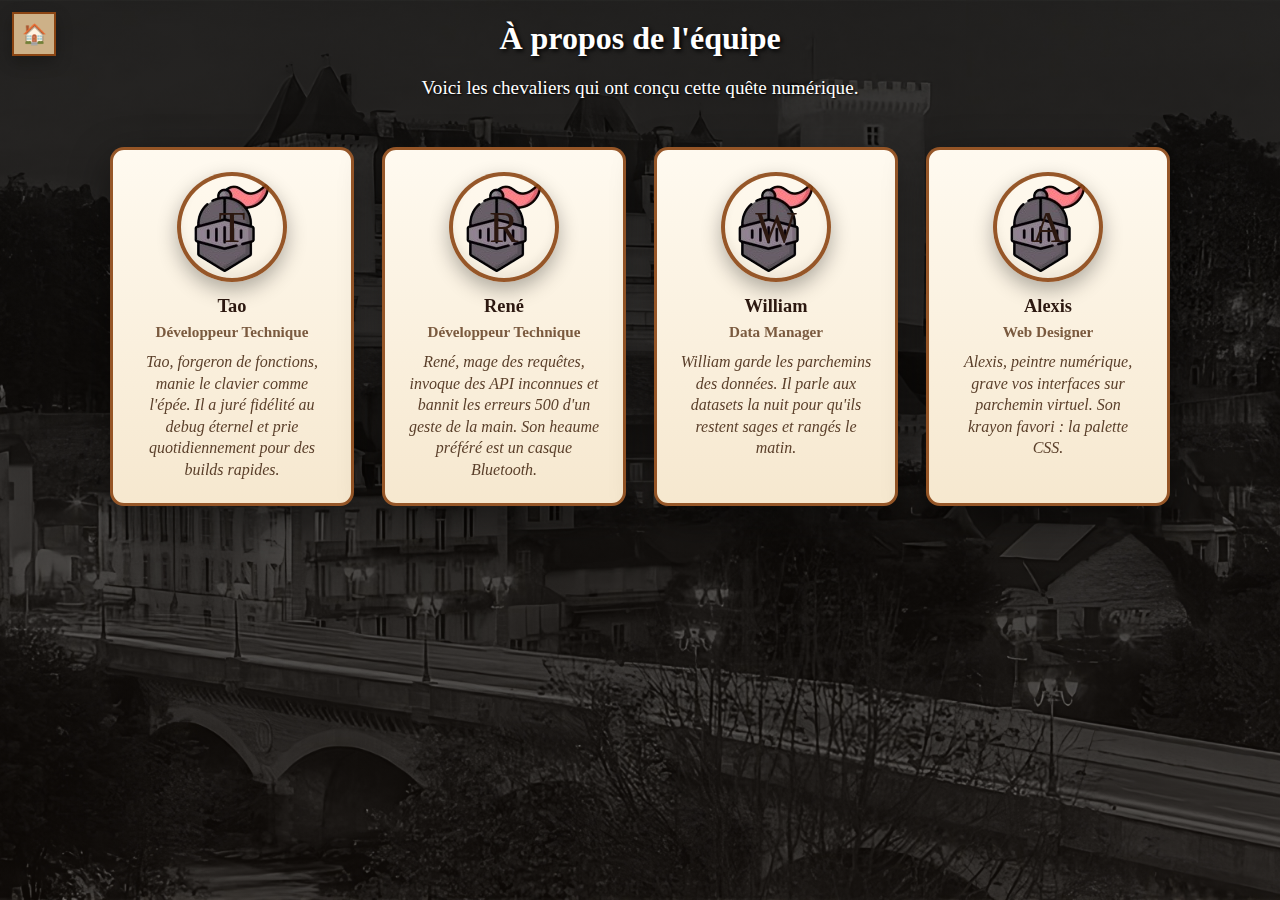
<file: about.html>
<!DOCTYPE html>
<html lang="fr">
<head>
  <meta charset="utf-8">
  <meta name="viewport" content="width=device-width,initial-scale=1">
  <title>À propos - Les Chevaliers du Commit</title>
  <link rel="stylesheet" href="./style2.css">
</head>
<body class="about-page">
  <!-- Simple Home button -->
  <header class="site-header">
    <div class="simple-nav">
      <a class="nav-button" href="index.html" aria-label="Accueil">🏠</a>
    </div>
  </header>

  <main>
    <div class="container">
      <h1>À propos de l'équipe</h1>
      <p style="text-align:center; max-width:800px; margin: 0 auto 20px;">Voici les chevaliers qui ont conçu cette quête numérique.</p>
      <section class="about-container">
        <article class="profile-card">
          <div class="profile-avatar">T</div>
          <div class="profile-name">Tao</div>
          <div class="profile-role">Développeur Technique</div>
          <div class="profile-bio">Tao, forgeron de fonctions, manie le clavier comme l'épée. Il a juré fidélité au debug éternel et prie quotidiennement pour des builds rapides.</div>
        </article>
        <article class="profile-card">
          <div class="profile-avatar">R</div>
          <div class="profile-name">René</div>
          <div class="profile-role">Développeur Technique</div>
          <div class="profile-bio">René, mage des requêtes, invoque des API inconnues et bannit les erreurs 500 d'un geste de la main. Son heaume préféré est un casque Bluetooth.</div>
        </article>
        <article class="profile-card">
          <div class="profile-avatar">W</div>
          <div class="profile-name">William</div>
          <div class="profile-role">Data Manager</div>
          <div class="profile-bio">William garde les parchemins des données. Il parle aux datasets la nuit pour qu'ils restent sages et rangés le matin.</div>
        </article>
        <article class="profile-card">
          <div class="profile-avatar">A</div>
          <div class="profile-name">Alexis</div>
          <div class="profile-role">Web Designer</div>
          <div class="profile-bio">Alexis, peintre numérique, grave vos interfaces sur parchemin virtuel. Son krayon favori : la palette CSS.</div>
        </article>
      </section>
    </div>
  </main>

  <!-- no sidebar script: simple home button above -->
</body>
</html>
</file>
<file: style2.css>
* {
  margin: 0;
  padding: 0;
  box-sizing: border-box;
}

body {
  font-family: "Georgia", serif;
  background: url("current-image.jpg") no-repeat center center fixed;
  background-size: cover;
  color: #fff;
}

.card-body {
  background: #cdb188;
  padding: 30px;
  border-radius: 15px;
  box-shadow: 0 4px 15px rgba(0, 0, 0, 0.3);
  text-align: left;
  margin-left: auto;
  margin-right: 0;
  max-width: 600px;
  border: #8b4513 5px solid;
}

.container {
  max-width: 1200px;
  margin: 0 auto;
  padding: 20px;
}

h1 {
  text-align: center;
  margin-bottom: 20px;
  text-shadow: 2px 2px 4px #000;
  color: white;
  font-family: "manuscript", cursive;
}

h2,
h3 {
  font-family: "manuscript", cursive;
  color: #000;
  text-shadow: 1px 1px 2px rgba(0, 0, 0, 0.5);
  border-bottom: 2px solid #8b4513;
  padding-bottom: 5px;
}

h4 {
  font-family: "manuscript", cursive;
  color: #000;
  font-size: medium;
  padding: 15px;
  border-bottom: 2px solid #8b4513;
}

p {
  font-size: 1.2em;
  color: #fff;
  text-shadow: 1px 1px 2px #000;
}

#box-title {
  text-align: center;
  font-size: 3em;
  margin-bottom: 20px;
  text-shadow: 6px 4px 2px rgb(132, 88, 0);
  color: rgb(255, 255, 255);
  font-family: "manuscript", cursive;
  background: linear-gradient(to bottom, #f5deb3, #deb887);
  border: 5px solid #8b4513;
  border-radius: 15px;
  text-size-adjust: auto;
}

.btn-primary {
  background-color: #6b4226;
  color: #fff;
  border: 2px solid #6b4226;
  padding: 10px 20px;
  border-radius: 10px;
  font-family: "manuscript", cursive;
  text-transform: uppercase;
  transition: all 0.3s ease;
}

.btn-primary:hover {
  background-color: #8c5a3c;
  border-color: #8c5a3c;
  box-shadow: 0 6px 12px rgba(0, 0, 0, 0.4);
}

.section {
  background: url("../images/parchemin.png") no-repeat center center;
  background-size: cover;
  border: 5px solid #8b4513;
  border-radius: 15px;
  padding: 20px;
  box-shadow: 0 4px 10px rgba(0, 0, 0, 0.3);
}

.decorative-border {
  border: 10px double #8b4513;
  padding: 15px;
  border-radius: 20px;
  background: #fff;
}

.quest-info {
  background: linear-gradient(to bottom, #f5deb3, #deb887);
  /* Parchment-like gradient */
  border: 3px solid #8b4513;
  /* Reduce brown border thickness */
  border-radius: 15px;
  /* Rounded corners for parchment effect */
  padding: 20px;
  /* Add padding for content spacing */
  box-shadow: 0 4px 10px rgba(0, 0, 0, 0.3);
  /* Subtle shadow for depth */
  margin-bottom: 30px;
  /* Increase spacing between elements */
}

.phase-selector {
  display: flex;
  gap: 20px;
  margin-bottom: 30px;
  /* Add spacing below phase selector */
  justify-content: center;
}

.phase-btn {
  padding: 15px 30px;
  background: linear-gradient(to bottom, #f5deb3, #deb887);
  /* Parchment-like gradient */
  color: rgb(0, 0, 0);
  border: 3px solid #8b4513;
  /* Add border to mimic parchment edges */
  border-radius: 15px;
  /* Rounded corners for parchment effect */
  cursor: pointer;
  font-size: 1.1em;
  font-weight: bold;
  transition: all 0.3s ease;
  box-shadow: 0 4px 15px rgba(0, 0, 0, 0.3);
}

.phase-btn:hover {
  transform: translateY(-2px);
  box-shadow: 0 6px 20px rgba(0, 0, 0, 0.4);
}

.phase-btn.active {
  color: #000000;
  background: linear-gradient(to bottom, #f5deb3, #deb887);
  /* Parchment-like gradient */
  border: 3px solid #8b4513;
  /* Add border to mimic parchment edges */
  border-radius: 15px;
  /* Rounded corners for parchment effect */
}

#map-container,
#maze-container {
  display: none;
}

#map-container.active,
#maze-container.active {
  display: block;
}

#map {
  height: 600px;
  border-radius: 15px;
  border: 3px solid #daa520;
  box-shadow: 0 8px 25px rgba(0, 0, 0, 0.3);
}

.controls {
  margin-top: 20px;
  display: flex;
  gap: 15px;
  justify-content: center;
  flex-wrap: wrap;
  margin-bottom: 30px;
  /* Add spacing below controls */
}

.control-btn {
  padding: 12px 25px;
  color: #000000;
  border: 3px solid #8b4513;
  /* Add border to mimic parchment edges */
  border-radius: 15px;
  /* Rounded corners for parchment effect */
  cursor: pointer;
  font-weight: bold;
  background: linear-gradient(to bottom, #f5deb3, #deb887);
  /* Parchment-like gradient */
}

.control-btn:hover {
  transform: scale(1.05);
}

#maze {
  display: grid;
  gap: 2px;
  justify-content: center;
  margin: 20px auto;
  background: #2c1810;
  padding: 20px;
  border-radius: 15px;
  border: 3px solid #daa520;
  box-shadow: 0 8px 25px rgba(0, 0, 0, 0.3);
}

.maze-cell {
  width: 25px;
  height: 25px;
  border: 1px solid #444;
  transition: all 0.3s ease;
}

.maze-cell.wall {
  background: #2c1810;
  box-shadow: inset 0 0 10px rgba(0, 0, 0, 0.8);
}

.maze-cell.path {
  background: #f5f5dc;
}

.maze-cell.start {
  background: #32cd32;
  box-shadow: 0 0 15px #32cd32;
}

.maze-cell.end {
  background: #ffd700;
  box-shadow: 0 0 15px #ffd700;
}

.maze-cell.arthur {
  background: #4169e1;
  box-shadow: 0 0 20px #4169e1;
  border-radius: 50%;
}

.maze-cell.visited {
  background: #98fb98;
  opacity: 0.7;
}

.maze-cell.solution {
  background: #ff6b6b;
  box-shadow: 0 0 10px #ff6b6b;
}

.info-panel {
  background: linear-gradient(to bottom, #f5deb3, #deb887);
  /* Parchment-like gradient */
  border-radius: 15px;
  /* Rounded corners for parchment effect */
  padding: 20px;
  /* Add padding for content spacing */
  box-shadow: 0 4px 10px rgba(0, 0, 0, 0.3);
  /* Subtle shadow for depth */
  margin-bottom: 30px;
  /* Increase spacing between elements */
}

.legend {
  display: flex;
  gap: 20px;
  justify-content: center;
  flex-wrap: wrap;
  margin-top: 15px;
}

.legend-item {
  display: flex;
  align-items: center;
  gap: 8px;
}

.legend-color {
  width: 20px;
  height: 20px;
  border: 1px solid #daa520;
  border-radius: 3px;
}

.status {
  text-align: center;
  font-size: 1.2em;
  margin-top: 15px;
  font-weight: bold;
}

.leaflet-routing-container {
  background: rgba(0, 0, 0, 0.8) !important;
  color: #ffd700 !important;
  border: 2px solid #daa520 !important;
  border-radius: 10px !important;
  font-family: "Cinzel", serif !important;
}

.leaflet-routing-container h2 {
  color: #ffd700 !important;
}

.leaflet-routing-container h3 {
  color: #daa520 !important;
}

.leaflet-popup-content-wrapper {
  color: #ffd700 !important;
  border: 2px solid #daa520 !important;
  border-radius: 10px !important;
}

.leaflet-popup-content {
  color: #ffd700 !important;
  font-family: "Cinzel", serif !important;
  background-color: white;
}

.custom-icon {
  background: transparent !important;
  border: none !important;
  text-align: center !important;
  font-size: 24px !important;
  filter: drop-shadow(2px 2px 4px rgba(0, 0, 0, 0.8));
}

.success {
  color: #32cd32;
}

.error {
  color: #ff6b6b;
}

.content-block {
  padding: 50px;
  background: linear-gradient(to bottom, #f4e4c1, #d2a679);
  border: 3px solid #8b4513;
  border-radius: 15px;
  box-shadow: 0 4px 10px rgba(0, 0, 0, 0.3);
}

.scroll-btn {
  position: absolute;
  right: 550px;
  top: 500px;
  transform: translateY(-50%);
  padding: 10px 20px;
  font-size: 2em;
  color: #fff;
  background: #cdb188;
  border: 4px solid #8b4513;
  border-radius: 10px;
  cursor: pointer;
  transition: background 0.3s ease, transform 0.3s ease;
  box-shadow: 0 4px 6px rgba(0, 0, 0, 0.3);
  font-family: "manuscript", cursive;
  text-transform: uppercase;
  font-weight: bold;
  text-shadow: 1px 1px 2px #000;
  z-index: 10;
}

.scroll-btn:hover {
  background: linear-gradient(45deg, goldenrod, gold);
  transform: scale(1.05);
}

/* Styles pour le bloc background-block */
.background-block {
  background-color: #090806;
  background-image: url("https://www.transparenttextures.com/patterns/batthern.png");
  display: flex;
  flex-direction: column;
  align-items: center;
  justify-content: center;
  height: 100vh;
  padding: 20px;
  justify-content: space-between;
  align-items: center;
}

/* Styles pour le didacticiel overlay */
.tutorial-overlay {
  position: fixed;
  bottom: 20px;
  right: 20px;
  width: 600px;
  z-index: 1000;
  display: flex;
  justify-content: flex-end;
  align-items: flex-end;
}

.tutorial-content {
  background: linear-gradient(to bottom, #f5deb3, #deb887);
  border: 3px solid #8b4513;
  border-radius: 15px;
  padding: 10px;
  text-align: center;
  font-family: "manuscript", cursive;
  color: #000;
  box-shadow: 0 4px 15px rgba(0, 0, 0, 0.5);
  font-size: 1.5em;
}

.tutorial-btn {
  background: linear-gradient(to bottom, #6b4226, #8c5a3c);
  border: 2px solid #6b4226;
  border-radius: 10px;
  color: #fff;
  font-family: "manuscript", cursive;
  font-weight: bold;
  text-transform: uppercase;
  padding: 10px 20px;
  cursor: pointer;
  margin-top: 20px;
  transition: background 0.3s ease;
}

.tutorial-btn:hover {
  background: linear-gradient(to bottom, #8c5a3c, #6b4226);
}

.box {
  position: relative;
  width: 800px;
  height: 800px;
  margin: 20px auto;
  background: url("./images/parchemin.png") no-repeat center center;
  background-size: 70%;
  border-radius: 10px;
  padding: 20px;
  color: #000000;
  text-align: center;
}

.box-text {
  position: absolute;
  top: 50%;
  left: auto;
  right: 0;
  transform: translateY(-50%);
  font-family: "Georgia", serif;
  text-shadow: 2px 2px 4px #000;
  font-size: 1.5em;
  color: #000;
  text-align: right;
  margin-right: 0;
}

/* Burger menu styles */
.site-header {
  position: fixed;
  top: 12px;
  left: 12px;
  z-index: 9999;
}
.burger {
  display: inline-block;
  width: 44px;
  height: 36px;
  background: rgba(0, 0, 0, 0.5);
  border: 2px solid #8b4513;
  border-radius: 8px;
  padding: 6px;
  cursor: pointer;
}
.burger-line {
  display: block;
  height: 3px;
  background: #ffd700;
  margin: 4px 0;
  border-radius: 2px;
}
.nav-overlay {
  position: fixed;
  top: 0;
  left: 0;
  width: 100%;
  height: 100%;
  background: rgba(0, 0, 0, 0.7);
  display: none;
  align-items: center;
  justify-content: center;
  z-index: 9998;
}
.nav-overlay[aria-hidden="false"] {
  display: flex;
}
.nav-menu {
  list-style: none;
  background: linear-gradient(to bottom, #f5deb3, #deb887);
  padding: 30px;
  border-radius: 12px;
  border: 4px solid #8b4513;
  box-shadow: 0 8px 30px rgba(0, 0, 0, 0.6);
  text-align: center;
}
.nav-menu li {
  margin: 12px 0;
}
.nav-menu a {
  text-decoration: none;
  color: #2c1810;
  font-size: 1.3rem;
  font-weight: bold;
  padding: 8px 14px;
}

/* Simple nav button styles (silhouette / home) */
.simple-nav {
  display: flex;
  gap: 8px;
  align-items: center;
  background-color: #000;
}
.nav-button {
  display: inline-flex;
  align-items: center;
  justify-content: center;
  width: 44px;
  height: 44px;
  background: #cdb188;
  color: #2c1810;
  text-decoration: none;
  font-size: 20px;
  border: 2px solid #8b4513;
  box-shadow: 0 6px 16px rgba(0, 0, 0, 0.25);
}

.nav-button:hover {
  transform: translateY(-2px);
}

/* About page profiles */
.about-container {
  max-width: 1000px;
  margin: 40px auto;
  display: grid;
  grid-template-columns: repeat(auto-fit, minmax(220px, 1fr));
  gap: 20px;
  padding: 20px;
}
.profile-card {
  background: linear-gradient(to bottom, #fff8ef, #f4e4c1);
  color: #222;
  border: 2px solid #8b4513;
  border-radius: 12px;
  padding: 18px;
  text-align: center;
  box-shadow: 0 6px 18px rgba(0, 0, 0, 0.25);
}
.profile-avatar {
  width: 96px;
  height: 96px;
  border-radius: 50%;
  margin: 0 auto 12px auto;
  display: flex;
  align-items: center;
  justify-content: center;
  font-size: 40px;
  background: #ffffff;
  color: #2c1810;
}
.profile-name {
  font-size: 1.1rem;
  font-weight: bold;
  margin-bottom: 6px;
}
.profile-role {
  font-size: 0.95rem;
  color: #555;
}

@media (min-width: 900px) {
  .about-container {
    grid-template-columns: repeat(4, 1fr);
  }
}

/* Hover sidebar styles */
.side-nav {
  position: fixed;
  left: 0;
  top: 12px;
  /* keep the visible tab fully on-screen while the menu itself is hidden */
  transform: translateX(0);
  transition: none;
  z-index: 11000; /* ensure overlay on hover */
}
/* the container always sits at left:0; the menu portion is shifted left when closed */
.side-nav .side-menu {
  transform: translateX(-100%);
  transition: transform 0.22s cubic-bezier(0.2, 0.8, 0.2, 1);
}
.side-nav:hover .side-menu,
.side-nav.open .side-menu,
.side-nav:focus-within .side-menu {
  transform: translateX(0);
}
.side-tab {
  display: block;
  width: 44px; /* make tab clearly visible */
  height: 64px;
  border-radius: 0 8px 8px 0;
  background: linear-gradient(135deg, #ffd700, #f1c40f);
  border: 2px solid #8b4513;
  color: #2c1810;
  font-size: 20px;
  cursor: pointer;
  box-shadow: 0 6px 16px rgba(0, 0, 0, 0.3);
  display: flex;
  align-items: center;
  justify-content: center;
}
.side-menu {
  display: block;
  background: linear-gradient(180deg, #fffdf6, #f4e4c1);
  margin-left: 6px;
  padding: 18px;
  border-radius: 8px;
  border: 2px solid #8b4513;
  box-shadow: 6px 6px 30px rgba(0, 0, 0, 0.45);
  min-width: 180px;
}
.side-menu ul {
  list-style: none;
  padding: 0;
  margin: 0;
}
.side-menu a {
  display: block;
  padding: 10px 16px;
  color: #2c1810;
  text-decoration: none;
  font-weight: bold;
}
.side-menu a:hover {
  background: rgba(139, 69, 19, 0.06);
  border-radius: 6px;
}

/* About page - hors du commun */
.about-page {
  /* background image for About page (path is relative to CSS file) */
  position: relative;
  background: url("../images/background.jpeg") no-repeat center center fixed;
  background-size: cover;
  color: #fff;
  min-height: 100vh;
  /* ensure content sits above overlay */
}

/* subtle dark overlay to improve text contrast */
.about-page::before {
  content: "";
  position: absolute;
  inset: 0;
  background: linear-gradient(rgba(8, 6, 4, 0.55), rgba(26, 18, 12, 0.45));
  pointer-events: none;
  z-index: 0;
}

.about-hero {
  position: relative;
  z-index: 1; /* above overlay */
  margin: 48px auto 18px;
  max-width: 1100px;
  padding: 36px 28px;
  background: linear-gradient(
    180deg,
    rgba(255, 245, 220, 0.95),
    rgba(244, 228, 193, 0.95)
  );
  border-radius: 18px;
  border: 4px solid rgba(139, 69, 19, 0.12);
  color: #2c1810;
  text-align: center;
  box-shadow: 0 14px 50px rgba(0, 0, 0, 0.6),
    inset 0 2px 0 rgba(255, 255, 255, 0.6);
}
.about-hero h1 {
  font-size: 2.4rem;
  color: #2c1810;
  text-shadow: 0 2px 6px rgba(0, 0, 0, 0.35);
}
.about-hero p {
  color: #4b2f22;
  font-size: 1.05rem;
  margin-top: 8px;
}

/* center the main container and lift content above the overlay */
.container,
.about-container {
  position: relative;
  z-index: 1;
}

/* profile cards: parchment panels with more breathing room */
.about-container {
  max-width: 1100px;
  margin: 28px auto 80px;
  display: grid;
  grid-template-columns: repeat(auto-fit, minmax(220px, 1fr));
  gap: 28px;
  padding: 20px;
}
.profile-card {
  background: linear-gradient(180deg, #fffaf0, #f6e8cf);
  color: #2c1810;
  border: 3px solid rgba(139, 69, 19, 0.9);
  border-radius: 14px;
  padding: 22px;
  text-align: center;
  box-shadow: 0 12px 40px rgba(0, 0, 0, 0.45);
  transition: transform 0.35s ease, box-shadow 0.35s ease;
}
.profile-card:hover {
  transform: translateY(-8px) scale(1.01);
  box-shadow: 0 26px 60px rgba(0, 0, 0, 0.55);
}
.profile-avatar {
  width: 110px;
  height: 110px;
  border-radius: 50%;
  margin: 0 auto 14px auto;
  display: flex;
  align-items: center;
  justify-content: center;
  font-size: 44px;
  background: url("./images/chevalier.png") no-repeat center center;
  color: #2c1810;
  border: 4px solid rgba(139, 69, 19, 0.9);
  box-shadow: 0 8px 22px rgba(0, 0, 0, 0.35),
    inset 0 -6px 10px rgba(0, 0, 0, 0.06);
}
.profile-name {
  font-size: 1.15rem;
  font-weight: 700;
  margin-bottom: 6px;
}
.profile-role {
  font-size: 0.95rem;
  color: #6b4a36;
  margin-bottom: 8px;
}
.profile-bio {
  margin-top: 12px;
  color: #5a3f2a;
  font-style: italic;
  line-height: 1.35;
}

@media (min-width: 900px) {
  .about-container {
    grid-template-columns: repeat(4, 1fr);
  }
}
.profile-card {
  position: relative;
  overflow: hidden;
  transform: perspective(600px) rotateX(0deg);
  transition: transform 0.45s cubic-bezier(0.2, 0.8, 0.2, 1), box-shadow 0.45s;
}
.profile-card:hover {
  transform: perspective(600px) rotateX(6deg) translateY(-6px);
  box-shadow: 0 18px 40px rgba(0, 0, 0, 0.5);
}
.profile-avatar {
  box-shadow: 0 8px 20px rgba(0, 0, 0, 0.3),
    inset 0 -6px 10px rgba(0, 0, 0, 0.06);
}
.profile-role {
  color: #7a5a3f;
  font-weight: 600;
}

.profile-bio {
  margin-top: 10px;
  color: #5a3f2a;
  font-style: italic;
}
</file>
